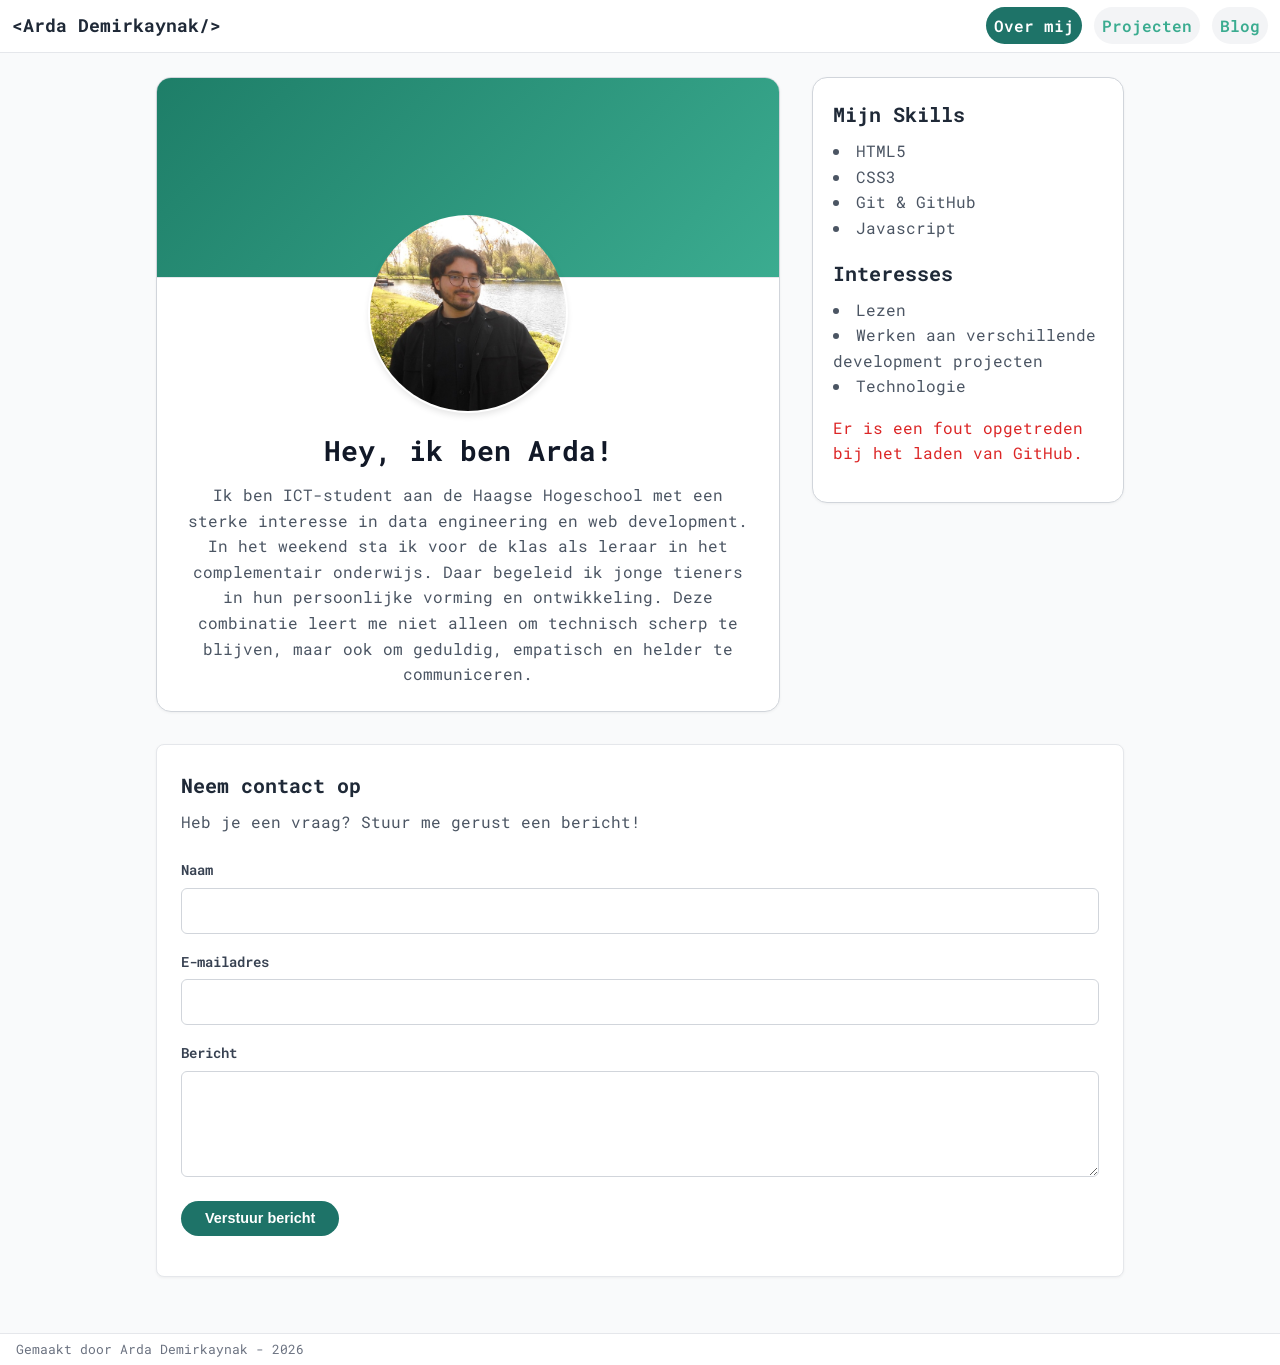
<file: index.html>
<!DOCTYPE html>
<html lang="nl">
    
<head> 
    <meta charset="UTF-8">
    <meta name="viewport" content="width=device-width, initial-scale=1.0">
    <title>Over mij</title>
    <link rel="stylesheet" href='style.css'>

    <link rel="preconnect" href="https://fonts.googleapis.com">
    <link rel="preconnect" href="https://fonts.gstatic.com" crossorigin>
    <link href="https://fonts.googleapis.com/css2?family=Roboto+Mono:ital,wght@0,100..700;1,100..700&display=swap" rel="stylesheet">
    <script src="JavaScript/api.js" defer></script>
    <script src="JavaScript/contact.js" defer></script>

</head>
<body>

<header>
    <a href="index.html" class="logo">&lt;Arda Demirkaynak/&gt;</a>
    <nav>
        <ul>
            <li><a href="index.html" class="active" aria-current="page">Over mij</a></li>
            <li><a href="projecten.html">Projecten</a></li>
            <li><a href="blog.html">Blog</a></li>            
        </ul>
    </nav>
</header>

<main>
    <section class="profile-card">
        <header class="profile-banner"></header>

        <img src="images/profielfoto.jpg" alt="Profielfoto van Arda" class="profile-img">

    <h1>Hey, ik ben Arda! </h1>
    <p>
        Ik ben ICT-student aan de Haagse Hogeschool met een sterke interesse in data engineering en web development. In het weekend sta ik voor de klas als leraar in het complementair onderwijs.
        Daar begeleid ik jonge tieners in hun persoonlijke vorming en ontwikkeling. Deze combinatie leert me niet alleen om technisch scherp te blijven, maar ook om geduldig, empatisch en helder te communiceren. 
    </p>     
    </section>

    <aside>
        <h2>Mijn Skills</h2>
        <ul>
            <li>HTML5</li>
            <li>CSS3</li>
            <li>Git & GitHub</li>
            <li>Javascript</li>
        </ul>

        <h2>Interesses</h2>
            <ul>
                <li>Lezen</li>
                 <li>Werken aan verschillende development projecten</li>
                 <li>Technologie</li>
            </ul>

        <div id="github-stats">
            <p>Gegevens laden...</p>
        </div>
        
  </aside>

    <section class="contact-card">
        <h2>Neem contact op</h2>
        <p>Heb je een vraag? Stuur me gerust een bericht!</p>

        <form id="contact-form" novalidate>
            <div class="form-group">
                <label for="name">Naam</label>
                <input type="text" id="name" name="name" aria-describedby="name-error" aria-invalid="false">
                <span class="error-message" id="name-error" aria-live="polite"></span>
            </div>

            <div class="form-group">
                <label for="email">E-mailadres</label>
                <input type="email" id="email" name="email" aria-describedby="email-error" aria-invalid="false">
                <span class="error-message" id="email-error" aria-live="polite"></span>
            </div>

            <div class="form-group">
                <label for="message">Bericht</label>
                <textarea id="message" name="message" rows="4" aria-describedby="message-error" aria-invalid="false"></textarea>
                <span class="error-message" id="message-error" aria-live="polite"></span>
            </div>

            <button type="submit" class="submit-btn">Verstuur bericht</button>
            <p id="form-success" class="success-message" aria-live="polite"></p>
        </form>
    </section>

</main>

<footer>
    <p>Gemaakt door Arda Demirkaynak - 2026</p>
</footer>

</body>
</html>
</file>
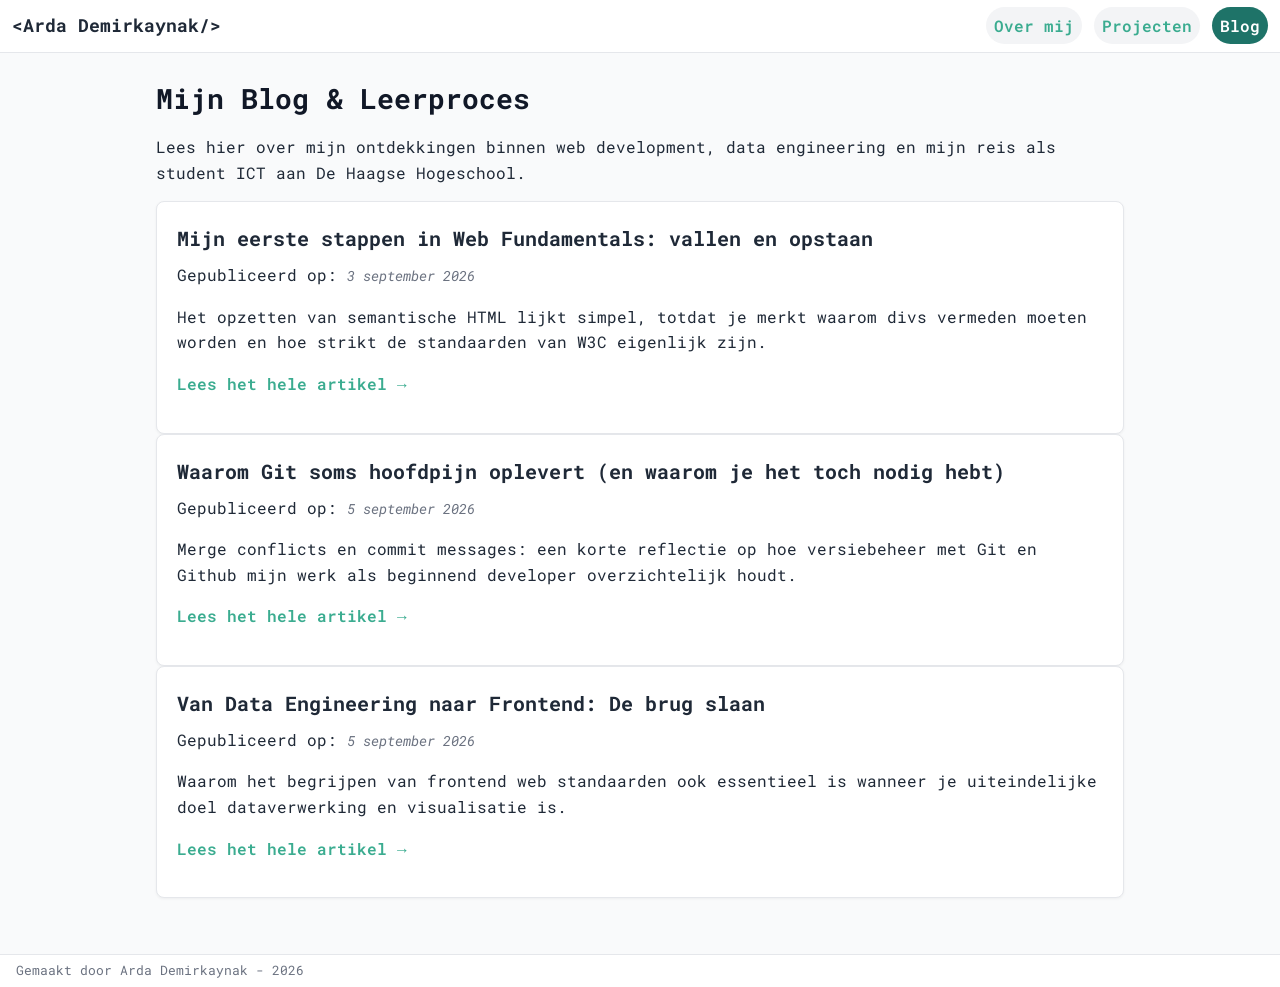
<file: blog.html>
<!DOCTYPE html>
<html lang="nl">
    
<head> 
    <meta charset="UTF-8">
    <meta name="viewport" content="width=device-width, initial-scale=1.0">
    <title>Blog</title>
    <link rel="stylesheet" href='style.css'>
    
    <link rel="preconnect" href="https://fonts.googleapis.com">
    <link rel="preconnect" href="https://fonts.gstatic.com" crossorigin>
    <link href="https://fonts.googleapis.com/css2?family=Roboto+Mono:ital,wght@0,100..700;1,100..700&display=swap" rel="stylesheet">

</head>
<body>

<header>
    <a href="index.html" class="logo">&lt;Arda Demirkaynak/&gt;</a>
    <nav>
        <ul>
            <li><a href="index.html">Over mij</a></li>
            <li><a href="projecten.html">Projecten</a></li>
            <li><a href="blog.html" class="active" aria-current="page">Blog</a></li>            
        </ul>
    </nav>
</header>

<main>
    <section>
            <h1>Mijn Blog & Leerproces</h1>
    
            <p>Lees hier over mijn ontdekkingen binnen web development, data engineering en mijn reis als student ICT aan De Haagse Hogeschool.</p>
    </section>
        
    <section>
        <article>
            <h2>Mijn eerste stappen in Web Fundamentals: vallen en opstaan</h2>
            <p>
                Gepubliceerd op: <time datetime="2026-09-03">3 september 2026</time>
            </p>
            <p>
                Het opzetten van semantische HTML lijkt simpel, totdat je merkt waarom divs vermeden moeten worden en hoe strikt de standaarden van W3C eigenlijk zijn.
            </p>
            <p>
                <a href="#">Lees het hele artikel &rarr;</a>
            </p>
        </article>

        <article>
            <h2>Waarom Git soms hoofdpijn oplevert (en waarom je het toch nodig hebt)</h2>
            <p>
                Gepubliceerd op: <time datetime="2026-09-03">5 september 2026</time>
            </p>
            <p>
                Merge conflicts en commit messages: een korte reflectie op hoe versiebeheer met Git en Github mijn werk als beginnend developer overzichtelijk houdt.
            </p>
            <p>
                <a href="#">Lees het hele artikel &rarr;</a>
            </p>
        </article>

        <article>
            <h2>Van Data Engineering naar Frontend: De brug slaan</h2>
            <p>
                Gepubliceerd op: <time datetime="2026-09-03">5 september 2026</time>
            </p>
            <p>
                Waarom het begrijpen van frontend web standaarden ook essentieel is wanneer je uiteindelijke doel dataverwerking en visualisatie is.
            </p>
            <p>
                <a href="#">Lees het hele artikel &rarr;</a>
            </p>
        </article>

    </section>

</main>

<footer>
    <p>Gemaakt door Arda Demirkaynak - 2026</p>
</footer>
    
</body>
</html>
</file>
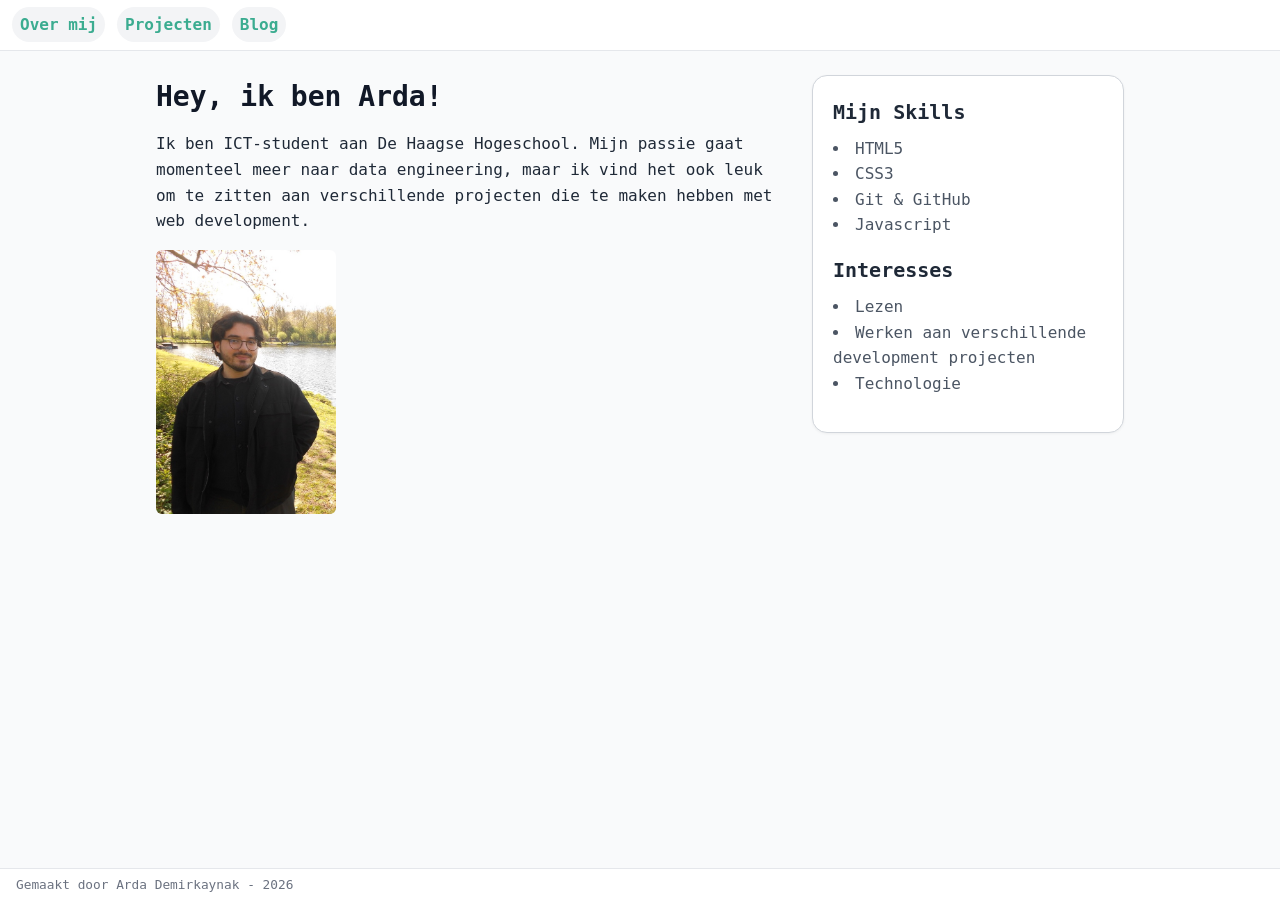
<file: homepage.html>
<!DOCTYPE html>
<html lang="nl">
    
<head> 
    <meta charset="UTF-8">
    <meta name="viewport" content="width=device-width, initial-scale=1.0">
    <title>Over mij</title>
    <link rel="stylesheet" href='style.css'>
</head>
<body>

<header>
    <nav>
        <ul>
            <li><a href="homepage.html">Over mij</a></li>
            <li><a href="projecten.html">Projecten</a></li>
            <li><a href="blog.html">Blog</a></li>            
        </ul>
    </nav>
</header>

<main>
    <section>
    <h1>Hey, ik ben Arda! </h1>
    <p>
        Ik ben ICT-student aan De Haagse Hogeschool. Mijn passie gaat momenteel meer naar data engineering, maar ik vind het ook leuk om te zitten aan verschillende projecten die te maken hebben met web development. 
    </p>

    <p>
        <img src="images/profielfoto.jpg" alt="Profielfoto van Arda" width="180">
    </p>        
    </section>

    <aside>
        <h2>Mijn Skills</h2>
        <ul>
            <li>HTML5</li>
            <li>CSS3</li>
            <li>Git & GitHub</li>
            <li>Javascript</li>
        </ul>

        <h2>Interesses</h2>
            <ul>
                <li>Lezen</li>
                 <li>Werken aan verschillende development projecten</li>
                 <li>Technologie</li>
            </ul>
    </aside>

</main>

<footer>
    <p>Gemaakt door Arda Demirkaynak - 2026</p>
</footer>
    
</body>
</html>
</file>
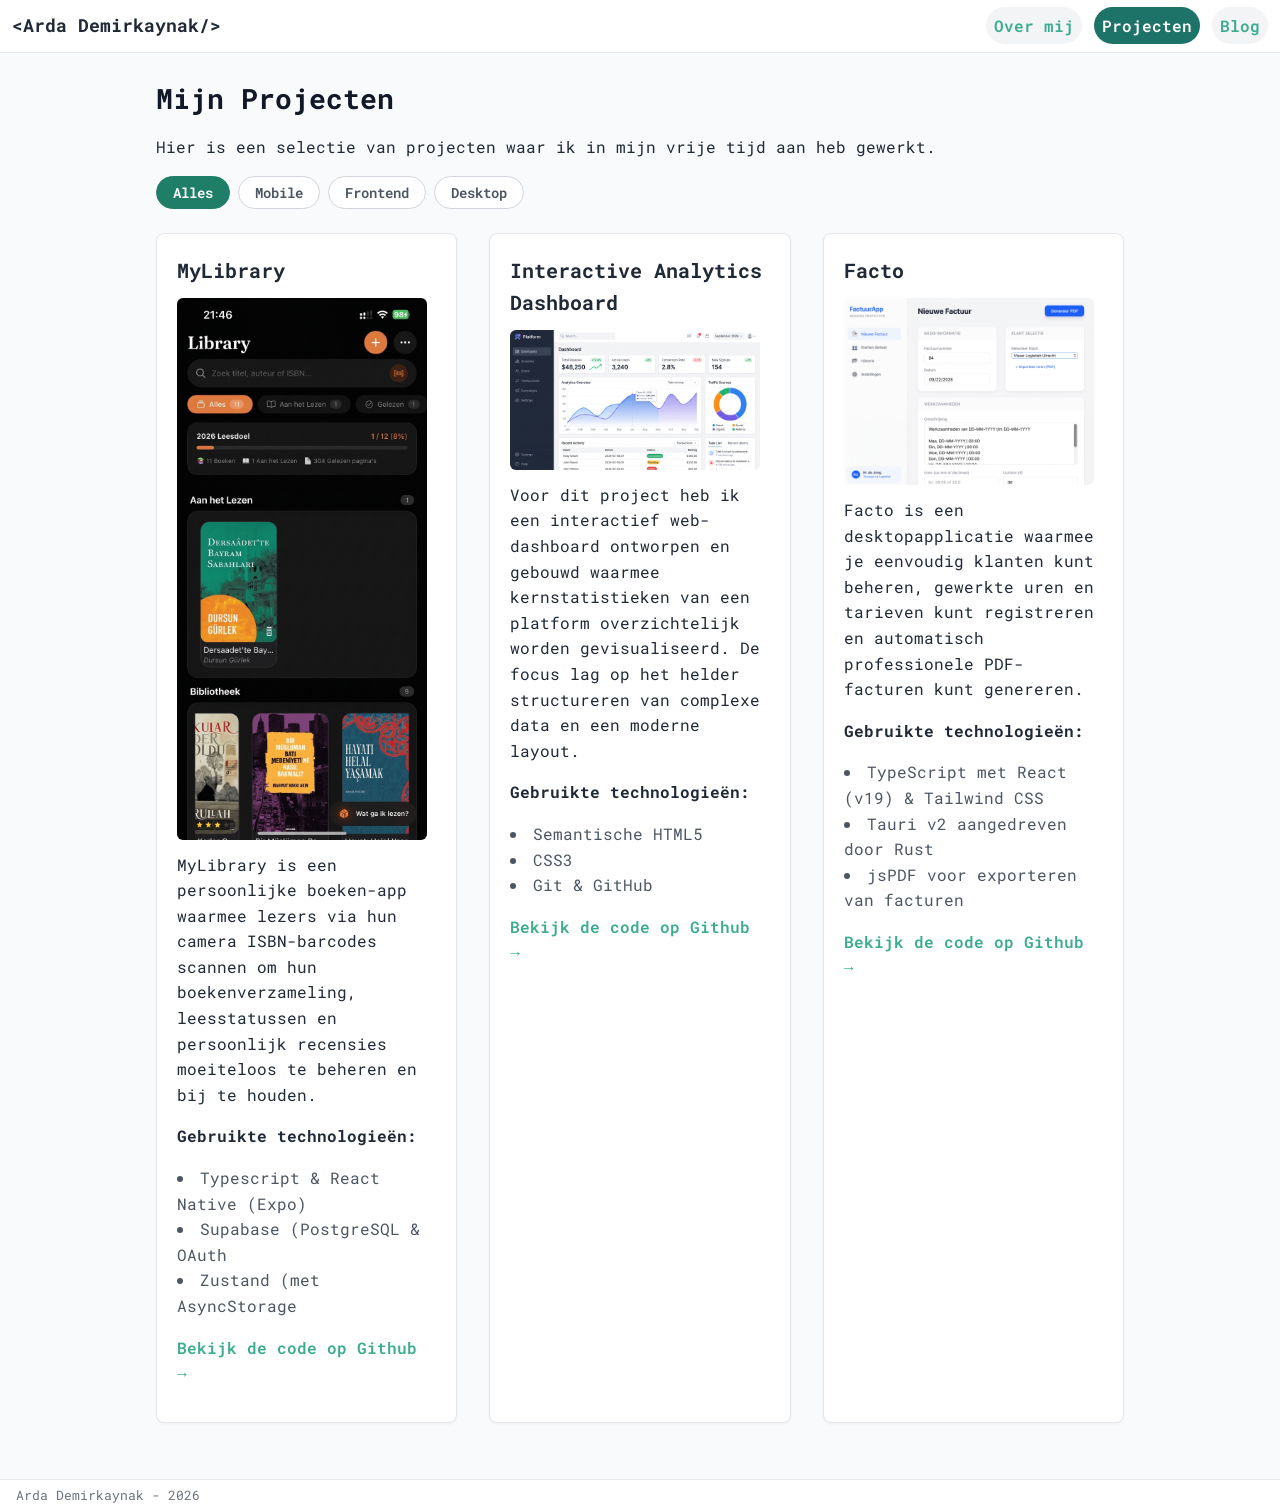
<file: projecten.html>
<!DOCTYPE html>
<html lang="nl">
    
<head> 
    <meta charset="UTF-8">
    <meta name="viewport" content="width=device-width, initial-scale=1.0">
    <title>Projecten</title>
    <link rel="stylesheet" href='style.css'>

    <link rel="preconnect" href="https://fonts.googleapis.com">
    <link rel="preconnect" href="https://fonts.gstatic.com" crossorigin>
    <link href="https://fonts.googleapis.com/css2?family=Roboto+Mono:ital,wght@0,100..700;1,100..700&display=swap" rel="stylesheet">
    <script src="JavaScript/project.js" defer></script>

</head>
<body>

<header>
    <a href="index.html" class="logo">&lt;Arda Demirkaynak/&gt;</a>
    <nav>
        <ul>
            <li><a href="index.html">Over mij</a></li>
            <li><a href="projecten.html" class="active" aria-current="page">Projecten</a></li>
            <li><a href="blog.html">Blog</a></li>            
        </ul>
    </nav>
</header>

<main>

    <section>
        <h1>Mijn Projecten</h1>
        <p>
            Hier is een selectie van projecten waar ik in mijn vrije tijd aan heb gewerkt. 
        </p>

        <div class="filter-controls" role="group" aria-label="Filter projecten op categorie">
            <button type="button" class="filter-btn active" data-category="all">Alles</button>
            <button type="button" class="filter-btn" data-category="mobile">Mobile</button>
            <button type="button" class="filter-btn" data-category="frontend">Frontend</button>
            <button type="button" class="filter-btn" data-category="desktop">Desktop</button>    
        </div>
    </section>
  
            <section id="projects-container"></section>                                                                                                                                                                     

</main>

<footer>
    <p>Arda Demirkaynak - 2026</p>
</footer>
    
</body>
</html>
</file>
<file: style.css>
*,
*::before,
*::after {
    box-sizing: border-box;
    margin: 0;
    padding: 0;
}

body {
    font-family: 'Roboto Mono', monospace;
    line-height: 1.6;
    color: #1f2937;
    background-color: #f9fafb;

    min-height: 100vh;
    display: flex;
    flex-direction: column;
}

img {
    max-width: 100%;
    height: auto;
    display: block;
}

header {
    display: flex;
    justify-content: space-between;
    align-items: center;
    background-color: #ffffff;
    border-bottom: 1px solid #e5e7eb;
    padding: 0.75rem;
}

.logo {
    font-weight: 700;
    font-size: 1.1rem;
    color: #1f2937;
    text-decoration: none;
}

nav ul {
    display: flex;
    flex-wrap: wrap;
    list-style: none;
    justify-content: center;
    gap: 0.75rem;
}

nav a {
    color: #3BAC90;
    background-color: #f3f4f6;
    padding: 0.5rem 1rem;
    border-radius: 9999px;
    text-decoration: none;
    font-weight: 600;
    font-size: 1rem;
    padding: 0.5rem;
    transition: all 0.2s ease;
}

nav a:hover {
    background-color: #3BAC90;
    color: #ffffff
}

nav a.active {
    background-color: #1e7368;
    color: #ffffff;
    border-radius: 9999px;
}

nav a:focus {
    background-color: #eff6ff;
    color: #3BAC90;
    outline: none;
}

main {
    max-width: 1000px;
    margin: 0 auto;
    padding: 1.5rem 1rem;
    flex: 1;
    width: 100%;
}

h1 {
    font-size: 1.75rem;
    margin-bottom: 0.75rem;
    color: #111827;
}

h2 {
    font-size: 1.25rem;
    margin-bottom: 0.5rem;
    color: #1f2937;
}

p {
    margin-bottom: 1rem;
}

article, 
aside {
    background-color: #ffffff;
    border: 1px solid #e5e7eb;
    border-radius: 8px;
    padding: 1.25rem;
    margin-bottom: 1.5rem;
    box-shadow: 0 1px 3px rgba(0, 0, 0, 0.05);
}

article img,
section img {
    border-radius: 6px;
    margin: 0.75rem 0;   
}

article ul,
aside ul {
    list-style-position: inside;
    margin-bottom: 1rem;
    color: #4b5563;
}

time {
    font-size: 0.875rem;
    color: #6b7280;
    font-style: italic;
}

article a,
section a {
    color: #3BAC90;
    text-decoration: none;
    font-weight: 600;
}

article a:hover,
section a:hover {
    text-decoration: underline;
}

.profile-card, aside {
    background-color: #ffffff;
    border: 1px solid #d1d5db;
    border-radius: 15px;
    box-shadow: 0 1px 3px rgba(0, 0, 0, 0.05);
}

.profile-card {
    overflow: hidden;
    text-align: center;
    padding: 0 1.5rem 1.5rem;
}

.profile-banner {
    height: 200px;
    background: linear-gradient(135deg, #1e7e68, #3BAC90);
    margin: 0 -1.5rem;
}

.profile-img {
    width: 200px;
    height: 200px;
    border-radius: 50%;
    object-fit: cover;

    object-position: 0% 40%;

    border: 2px solid #ffffff00;
    margin: -65px auto 1rem;
    display: block;
    box-shadow: 0 4px 6px -1px rgba(0, 0, 0, 0.1);
}

.profile-card h1 {
    margin-bottom: 0.5rem;
}

.profile-card p {
    color: #4b5563;
    line-height: 1.6;
    margin-bottom: 0;
}

.filter-controls {
    display: flex;
    flex-wrap: wrap;
    gap: 0.5rem;
    margin-top: 1rem;
    margin-bottom: 1.5rem;
}

.filter-btn {
    font-family: inherit;
    font-size: 0.875rem;
    font-weight: 600;
    padding: 0.4rem 1rem;
    border-radius: 9999px;
    border: 1px solid #d1d5db;
    background-color: #ffffff;
    color: #4b5563;
    cursor: pointer;
    transition: all 0.2s ease;
}

.filter-btn:hover {
    background-color: #f3f4f6;
    border-color: #9ca3af;
}

.filter-btn.active {
    background-color: #1e7e68;
    color: #ffffff;
    border-color: #1e7e68;
}

footer {
    background-color: #ffffff;
    border-top: 1px solid #e5e7eb;
    text-align: left;
    padding: 0.5rem 1rem;
    font-size: 0.8rem;
    color: #6b7280;
    margin-top: 2rem;
}

footer p {
    margin-bottom: 0;
    line-height: 1.2;
}

@media (min-width: 768px) {

    main:has(aside) {
        display: grid;
        grid-template-columns: 2fr 1fr;
        gap: 2rem;
        align-items: start;
    }

    main:has(aside) > * {
        margin-bottom: 0;
    }

    #projects-container {
        display: grid;
        grid-template-columns: repeat(2, 1fr);
        gap: 1.5rem;
    }

    article {
        margin-bottom: 0;
    }
}

@media (min-width: 1024px) {
    
    #projects-container {
        grid-template-columns: repeat(3, 1fr);
        gap: 2rem;
    }

    nav ul {
        gap: 0.75rem;
    }
}

.github-btn {
    display: inline-flex;
    align-items: center;
    gap: 0.5rem;
    background-color: #1e7368;
    color: #ffffff !important;
    padding: 0.5rem 1.1rem;
    border-radius: 9999px;
    font-size: 0.85rem;
    text-decoration: none !important;
    margin-top: 0.5rem;
    transition: all 0.2s ease;
}

.github-btn:hover {
    background-color: #156250;
    transform: translateY(-1px);
    box-shadow: 0 3px 6px rgba(0, 0, 0, 0.15);
}

.github-btn svg,
.github-btn img {
    width: 16px;
    height: 16px;
    flex-shrink: 0;
}

.github-widget {                                                                                                                                                                                                   
        background-color: #f9fafb;                                                                                                                                                                                     
        border: 1px solid #e5e7eb;                                                                                                                                                                                     
        border-radius: 12px;                                                                                                                                                                                           
        padding: 1rem;                                                                                                                                                                                                 
        margin-top: 0.5rem;                                                                                                                                                                                            
        text-align: center;                                                                                                                                                                                            
    }                                                                                                                                                                                                                  
                                                                                                                                                                                                                       
    .github-status-badge {                                                                                                                                                                                             
        display: inline-flex;                                                                                                                                                                                          
        align-items: center;                                                                                                                                                                                           
        gap: 0.4rem;                                                                                                                                                                                                   
        font-size: 0.75rem;                                                                                                                                                                                            
        font-weight: 600;                                                                                                                                                                                              
        color: #1e7e68;                                                                                                                                                                                                
        background-color: #ecfdf5;                                                                                                                                                                                     
        padding: 0.2rem 0.6rem;                                                                                                                                                                                        
        border-radius: 9999px;                                                                                                                                                                                         
        border: 1px solid #a7f3d0;                                                                                                                                                                                     
        margin-bottom: 0.5rem;                                                                                                                                                                                         
    }                                                                                                                                                                                                                  
                                                                                                                                                                                                                       
    .live-indicator {                                                                                                                                                                                                  
        width: 8px;                                                                                                                                                                                                    
        height: 8px;                                                                                                                                                                                                   
        background-color: #10b981;                                                                                                                                                                                     
        border-radius: 50%;                                                                                                                                                                                            
        display: inline-block;                                                                                                                                                                                         
        box-shadow: 0 0 0 2px rgba(16, 185, 129, 0.2);                                                                                                                                                                 
        animation: pulse 2s infinite;                                                                                                                                                                                  
    }                                                                                                                                                                                                                  
                                                                                                                                                                                                                       
    @keyframes pulse {                                                                                                                                                                                                 
        0%, 100% { opacity: 1; transform: scale(1); }                                                                                                                                                                  
        50% { opacity: 0.6; transform: scale(0.85); }                                                                                                                                                                  
    }                                                                                                                                                                                                                  
                                                                                                                                                                                                                       
    .github-username {                                                                                                                                                                                                 
        font-size: 0.95rem;                                                                                                                                                                                            
        font-weight: 700;                                                                                                                                                                                              
        color: #1f2937;                                                                                                                                                                                                
        margin-bottom: 0.75rem;                                                                                                                                                                                        
    }                                                                                                                                                                                                                  
                                                                                                                                                                                                                       
    .github-metrics {                                                                                                                                                                                                  
        display: grid;                                                                                                                                                                                                 
        grid-template-columns: 1fr 1fr;                                                                                                                                                                                
        gap: 0.75rem;                                                                                                                                                                                                  
        margin-bottom: 1rem;                                                                                                                                                                                           
    }                                                                                                                                                                                                                  
                                                                                                                                                                                                                       
    .metric-box {                                                                                                                                                                                                      
        background-color: #ffffff;                                                                                                                                                                                     
        border: 1px solid #e5e7eb;                                                                                                                                                                                     
        border-radius: 8px;                                                                                                                                                                                            
        padding: 0.6rem 0.4rem;                                                                                                                                                                                        
        display: flex;                                                                                                                                                                                                 
        flex-direction: column;                                                                                                                                                                                        
        align-items: center;                                                                                                                                                                                           
    }
  
    .metric-number {
        font-size: 1.25rem;
        font-weight: 700;
        color: #1e7e68;
        line-height: 1.2;
    }
  
    .metric-label {
        font-size: 0.7rem;
        color: #6b7280;
        margin-top: 0.2rem;
    }

.contact-card {
    grid-column: 1 / -1;
    background-color: #ffffff;
    border: 1px solid #e5e7eb;
    border-radius: 8px;
    padding: 1.5rem;
    box-shadow: 0 1px 3px rgba(0, 0, 0, 0.05);
}

.contact-card h2 {
    margin-top: 0;
    margin-bottom: 0.5rem;
}

.contact-card > p {
    color: #4b5563;
    margin-bottom: 1.5rem;
}

.form-group {
    display: flex;
    flex-direction: column;
    margin-bottom: 1rem;
}

.form-group label {
    font-size: 0.9rem;
    font-weight: 600;
    margin-bottom: 0.4rem;
    color: #374151;
}

.form-group input, 
.form-group textarea {
    padding: 0.75rem;
    border: 1px solid #d1d5db;
    border-radius: 6px;
    font-family: inherit;
    font-size: 0.95rem;
    width: 100%;
    box-sizing: border-box;
    transition: border-color 0.2s, box-shadow 0.2s;
}

.form-group input:focus,
.form-group textarea:focus {
    outline: none;
    border-color: #1e7368;
    box-shadow: 0 0 0 3px rgba(30, 115, 104, 0.15);
}

.error-message {
    color: #dc2626;
    font-size: 0.8rem;
    margin-top: 0.25rem;
}

.error-message:empty {
    display: none;
}

.submit-btn {
    background-color: #1e7368;
    color: #ffffff;
    border: none;
    border-radius: 9999px;
    padding: 0.6rem 1.5rem;
    font-size: 0.9rem;
    font-weight: 600;
    cursor: pointer;
    margin-top: 0.5rem;
    transition: all 0.2s ease;
}

.submit-btn:hover {
    background-color: #156250;
    transform: translateY(-1px);
}

.input-error {
    border-color: #dc2626 !important;
    background-color: #fef2f2;
}

.success-message {
    color: #15803d;
    font-weight: 600;
    margin-top: 1rem;
}
</file>
